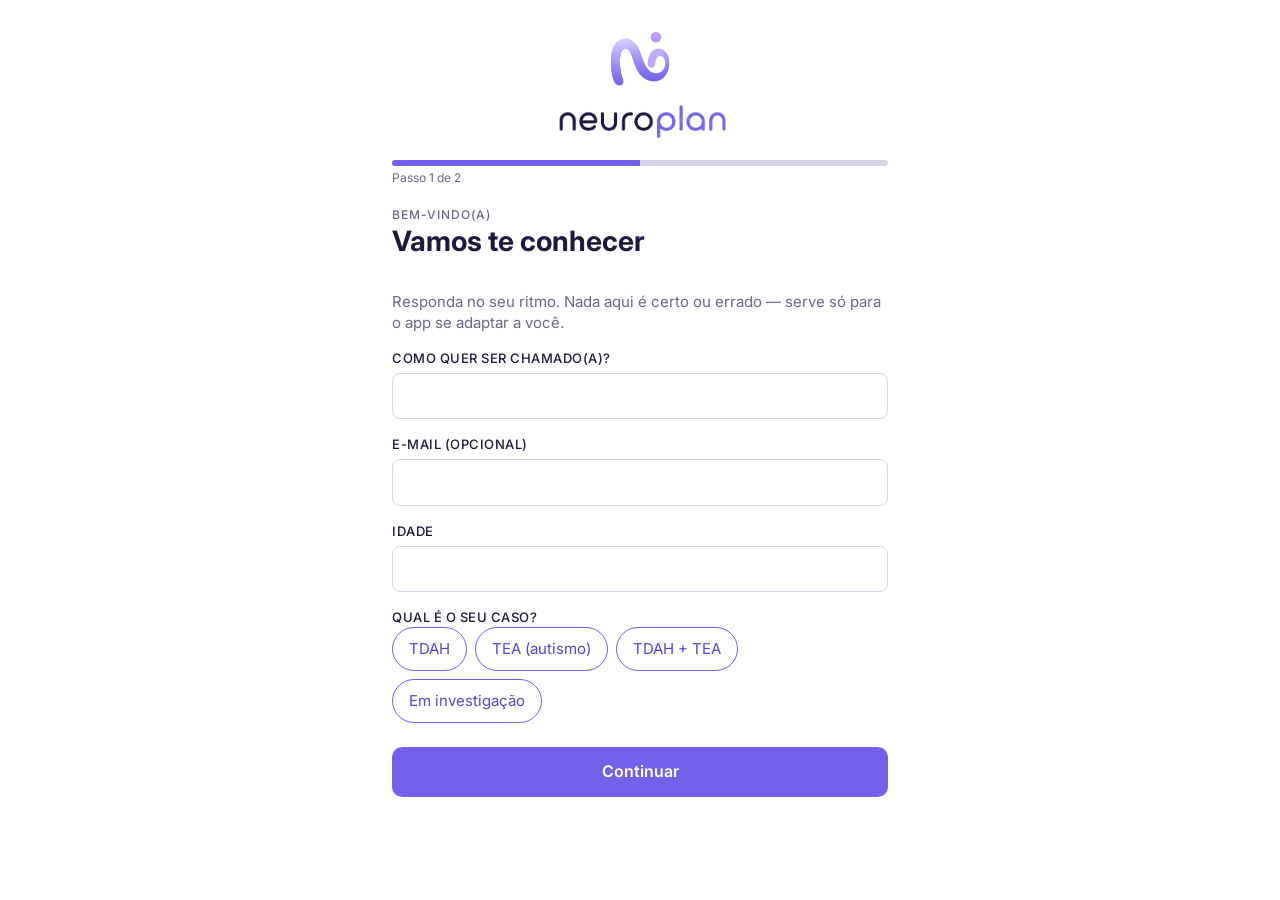
<file: index.html>
<!DOCTYPE html>
<html lang="pt-BR">
<head>
  <meta charset="UTF-8">
  <meta name="viewport" content="width=device-width, initial-scale=1, viewport-fit=cover">
  <meta name="theme-color" content="#7B68EE">
  <meta name="description" content="NeuroPlan: planejador de rotina pensado para neurodivergentes.">
  <title>Hoje · NeuroPlan</title>
  <link rel="icon" type="image/png" href="img/icone-app.png">
  <link rel="apple-touch-icon" href="img/icone-app.png">
  <script>try{var c=JSON.parse(localStorage.getItem("neuroplan:config")||"{}"),k=JSON.parse(localStorage.getItem("neuroplan:cuidados")||"{}"),t=c.tema||"claro",r=document.documentElement;if(t==="auto")t=matchMedia("(prefers-color-scheme: dark)").matches?"escuro":"claro";r.dataset.tema=t;if(k["modo-calmo"])r.classList.add("modo-calmo")}catch(e){}</script>
  <link rel="stylesheet" href="style.css">
  <script src="script.js" defer></script>
</head>
<body class="pagina-hoje">

  <svg xmlns="http://www.w3.org/2000/svg" hidden>
    <symbol id="i-home" viewBox="0 0 24 24" fill="none" stroke="currentColor" stroke-width="1.8" stroke-linecap="round" stroke-linejoin="round"><path d="M3 10.5 12 3l9 7.5V20a1 1 0 0 1-1 1h-5v-6H9v6H4a1 1 0 0 1-1-1z"/></symbol>
    <symbol id="i-calendar" viewBox="0 0 24 24" fill="none" stroke="currentColor" stroke-width="1.8" stroke-linecap="round" stroke-linejoin="round"><rect x="3" y="4" width="18" height="18" rx="2"/><path d="M16 2v4M8 2v4M3 10h18"/></symbol>
    <symbol id="i-plus" viewBox="0 0 24 24" fill="none" stroke="currentColor" stroke-width="2" stroke-linecap="round" stroke-linejoin="round"><path d="M12 5v14M5 12h14"/></symbol>
    <symbol id="i-heart" viewBox="0 0 24 24" fill="none" stroke="currentColor" stroke-width="1.8" stroke-linecap="round" stroke-linejoin="round"><path d="M19 14c1.5-1.5 3-3.2 3-5.5A5.5 5.5 0 0 0 16.5 3c-1.7 0-3 .8-4.5 2.5C10.5 3.8 9.2 3 7.5 3A5.5 5.5 0 0 0 2 8.5c0 2.3 1.5 4 3 5.5l7 7z"/></symbol>
    <symbol id="i-user" viewBox="0 0 24 24" fill="none" stroke="currentColor" stroke-width="1.8" stroke-linecap="round" stroke-linejoin="round"><circle cx="12" cy="8" r="4"/><path d="M4 21a8 8 0 0 1 16 0"/></symbol>
    <symbol id="i-pencil" viewBox="0 0 24 24" fill="none" stroke="currentColor" stroke-width="1.8" stroke-linecap="round" stroke-linejoin="round"><path d="M17 3a2.8 2.8 0 0 1 4 4L7.5 20.5 2 22l1.5-5.5z"/></symbol>
    <symbol id="i-clock" viewBox="0 0 24 24" fill="none" stroke="currentColor" stroke-width="1.8" stroke-linecap="round" stroke-linejoin="round"><circle cx="12" cy="12" r="9"/><path d="M12 7v5l3 2"/></symbol>
    <symbol id="i-bell" viewBox="0 0 24 24" fill="none" stroke="currentColor" stroke-width="1.8" stroke-linecap="round" stroke-linejoin="round"><path d="M6 8a6 6 0 0 1 12 0c0 7 3 9 3 9H3s3-2 3-9M10.3 21a1.9 1.9 0 0 0 3.4 0"/></symbol>
    <symbol id="i-chevron-left" viewBox="0 0 24 24" fill="none" stroke="currentColor" stroke-width="2" stroke-linecap="round" stroke-linejoin="round"><path d="m15 18-6-6 6-6"/></symbol>
    <symbol id="i-chevron-right" viewBox="0 0 24 24" fill="none" stroke="currentColor" stroke-width="2" stroke-linecap="round" stroke-linejoin="round"><path d="m9 18 6-6-6-6"/></symbol>
    <symbol id="i-gear" viewBox="0 0 24 24" fill="none" stroke="currentColor" stroke-width="1.8" stroke-linecap="round" stroke-linejoin="round"><circle cx="12" cy="12" r="3"/><path d="M19.4 15a1.7 1.7 0 0 0 .3 1.8l.1.1a2 2 0 1 1-2.8 2.8l-.1-.1a1.7 1.7 0 0 0-1.8-.3 1.7 1.7 0 0 0-1 1.5V21a2 2 0 1 1-4 0v-.1a1.7 1.7 0 0 0-1.1-1.5 1.7 1.7 0 0 0-1.8.3l-.1.1a2 2 0 1 1-2.8-2.8l.1-.1a1.7 1.7 0 0 0 .3-1.8 1.7 1.7 0 0 0-1.5-1H3a2 2 0 1 1 0-4h.1a1.7 1.7 0 0 0 1.5-1.1 1.7 1.7 0 0 0-.3-1.8l-.1-.1a2 2 0 1 1 2.8-2.8l.1.1a1.7 1.7 0 0 0 1.8.3H9a1.7 1.7 0 0 0 1-1.5V3a2 2 0 1 1 4 0v.1a1.7 1.7 0 0 0 1 1.5 1.7 1.7 0 0 0 1.8-.3l.1-.1a2 2 0 1 1 2.8 2.8l-.1.1a1.7 1.7 0 0 0-.3 1.8V9a1.7 1.7 0 0 0 1.5 1H21a2 2 0 1 1 0 4h-.1a1.7 1.7 0 0 0-1.5 1z"/></symbol>
  </svg>

  <div class="app">

    <header class="topo">
      <a href="index.html" class="topo__logo" aria-label="NeuroPlan - ir para Hoje">
        <img class="logo logo--claro" src="img/logo-horizontal.png" width="930" height="201" alt="NeuroPlan"><img class="logo logo--escuro" src="img/logo-horizontal-escuro.png" width="930" height="199" alt="">
      </a>
      <div class="topo__acoes">
        <a href="configuracoes.html" class="topo__config" aria-label="Configurações"><svg class="icone" aria-hidden="true"><use href="#i-gear"/></svg></a>
        <a href="usuario.html" class="avatar avatar--pequeno" aria-label="Meu perfil">V</a>
      </div>
    </header>

    <main class="conteudo">
      <section class="tela" id="tela-hoje" aria-labelledby="hoje-titulo">
        <div class="titulo-tela">
          <p class="titulo-tela__rotulo">Hoje</p>
          <h1 class="titulo-tela__titulo titulo-tela__titulo--esquerda" id="hoje-titulo">Segunda-feira, 1 de Janeiro</h1>
          <p class="titulo-tela__apoio">Você tem 4 tarefas planejadas. Comece pela mais leve.</p>
        </div>

        <p class="proxima" id="dica-periodo" hidden></p>

        <p class="proxima" id="proxima" hidden></p>

        <div class="bloco">
          <div class="bloco__cabecalho">
            <h2 class="bloco__titulo">Tarefas do dia</h2>
            <a href="rotina.html" class="link-pequeno">ver todas</a>
          </div>
          <ul class="lista-tarefas" id="lista-hoje"></ul>
          <p class="vazio" id="vazio-hoje" hidden>Nenhuma tarefa para hoje. Toque no + para planejar o dia.</p>
        </div>

        <div class="bloco" id="bloco-recuperacao" hidden>
          <div class="bloco__cabecalho"><h2 class="bloco__titulo">Para recuperar</h2></div>
          <ul class="lista-tarefas" id="lista-recuperacao"></ul>
        </div>

        <div class="bloco">
          <div class="bloco__cabecalho">
            <h2 class="bloco__titulo">Semana</h2>
            <a href="rotina.html" class="link-pequeno">ver tudo</a>
          </div>
          <ul class="semana" id="semana" aria-label="Próximos 7 dias"></ul>
        </div>
      </section>
    </main>

    <nav class="menu" aria-label="Navegação principal">
      <a href="index.html" class="menu__item is-ativo" aria-current="page">
        <svg class="icone" aria-hidden="true"><use href="#i-home"/></svg>
        <span>Hoje</span>
      </a>
      <a href="rotina.html" class="menu__item">
        <svg class="icone" aria-hidden="true"><use href="#i-calendar"/></svg>
        <span>Rotina</span>
      </a>
      <a href="nova-tarefa.html" class="menu__adicionar" aria-label="Adicionar nova tarefa">
        <svg class="icone" aria-hidden="true"><use href="#i-plus"/></svg>
      </a>
      <a href="cuidados.html" class="menu__item">
        <svg class="icone" aria-hidden="true"><use href="#i-heart"/></svg>
        <span>Cuidados</span>
      </a>
      <a href="usuario.html" class="menu__item">
        <svg class="icone" aria-hidden="true"><use href="#i-user"/></svg>
        <span>Usuário</span>
      </a>
    </nav>

  </div>
</body>
</html>
</file>
<file: style.css>
@import url("https://fonts.googleapis.com/css2?family=Inter:wght@300;400;500;600;700&display=swap");

:root {
  --roxo: #7360e8;
  --roxo-escuro: #5844c9;
  --roxo-claro: #d6ccfa;
  --lilas: #eae2f8;
  --lilas-medio: #c4b8f6;
  --laranja: #fae5d6;
  --azul: #d3e8f7;
  --verde: #ddf2e8;
  --rosa: #fbe0ea;
  --verde-forte: #3fa777;
  --tinta: #1e1b3a;
  --tinta-suave: #6b6785;
  --linha: #d9d5e8;
  --branco: #ffffff;
  --fundo-pagina: #ece9f7;
  --superficie: #ffffff;
  --campo-hora: #e7e5ee;
  --marcado: #efedf5;
  --fora: #b3afc4;
  --placeholder: #9a96ae;
  --borda-check: #4a4666;
  --menu-lateral: 240px;
  --altura-menu: 68px;
  --raio-g: 16px;
  --raio-m: 12px;
  --raio-p: 8px;
  --margem: 20px;
  --fonte: "Inter", system-ui, -apple-system, "Segoe UI", Roboto, "Helvetica Neue", Arial, sans-serif;
}
.modo-calmo *,
.modo-calmo *::before,
.modo-calmo *::after {
  animation: none !important;
  transition: none !important;
  scroll-behavior: auto !important;
}

*,
*::before,
*::after {
  box-sizing: border-box;
}
html {
  -webkit-text-size-adjust: 100%;
  text-size-adjust: 100%;
  overflow-x: hidden;
}
body {
  margin: 0;
  min-height: 100dvh;
  background: var(--fundo-pagina);
  color: var(--tinta);
  font-family: var(--fonte);
  font-size: 1rem;
  line-height: 1.4;
  -webkit-tap-highlight-color: transparent;
}
h1,
h2,
h3,
p,
ul,
fieldset {
  margin: 0;
  padding: 0;
}
ul {
  list-style: none;
}
a {
  color: inherit;
  text-decoration: none;
}
button,
input,
select,
textarea {
  font: inherit;
  color: inherit;
}
button {
  cursor: pointer;
}
img {
  display: block;
  max-width: 100%;
  height: auto;
}
[hidden] {
  display: none !important;
}
:focus-visible {
  outline: 3px solid var(--roxo-escuro);
  outline-offset: 2px;
}
.visualmente-oculto {
  position: absolute;
  width: 1px;
  height: 1px;
  margin: -1px;
  padding: 0;
  overflow: hidden;
  clip: rect(0 0 0 0);
  white-space: nowrap;
  border: 0;
}
.icone {
  width: 22px;
  height: 22px;
  flex: none;
}
.icone--mini {
  width: 14px;
  height: 14px;
}
.icone--roxo {
  color: var(--roxo-escuro);
}

.app {
  position: relative;
  width: 100%;
  min-height: 100dvh;
  background: var(--superficie);
}
.conteudo {
  padding: 4px var(--margem) calc(var(--altura-menu) + 32px + env(safe-area-inset-bottom, 0px));
}
.topo {
  display: flex;
  align-items: center;
  justify-content: space-between;
  padding: calc(14px + env(safe-area-inset-top, 0px)) var(--margem) 10px;
}
.topo__logo img {
  height: 30px;
  width: auto;
}
.logo--escuro {
  display: none;
}
.avatar {
  display: grid;
  place-items: center;
  background: var(--lilas);
  color: var(--roxo-escuro);
  font-weight: 600;
}
.avatar--pequeno {
  width: 34px;
  height: 34px;
  border-radius: 50%;
  font-size: 0.875rem;
}
.avatar--grande {
  width: 72px;
  height: 72px;
  border-radius: var(--raio-g);
  font-size: 2rem;
}

.menu {
  position: fixed;
  bottom: 0;
  left: 0;
  right: 0;
  z-index: 10;
  display: grid;
  grid-template-columns: 1fr 1fr 72px 1fr 1fr;
  align-items: center;
  height: calc(var(--altura-menu) + env(safe-area-inset-bottom, 0px));
  padding: 0 6px env(safe-area-inset-bottom, 0px);
  background: var(--superficie);
  border-top: 1px solid var(--linha);
}
.menu__item {
  display: flex;
  flex-direction: column;
  align-items: center;
  justify-content: center;
  gap: 2px;
  min-height: 48px;
  font-size: 0.6875rem;
  color: var(--tinta);
}
.menu__item.is-ativo {
  color: var(--roxo-escuro);
  font-weight: 600;
}
.menu__adicionar {
  display: grid;
  place-items: center;
  justify-self: center;
  align-self: start;
  width: 52px;
  height: 52px;
  margin-top: -22px;
  border-radius: 16px;
  background: var(--roxo);
  color: var(--branco);
  box-shadow: 0 6px 14px rgba(115, 96, 232, 0.35);
}
.menu__adicionar .icone {
  width: 26px;
  height: 26px;
}
.menu__adicionar.is-ativo {
  background: var(--roxo-escuro);
}

.titulo-tela {
  margin: 8px 0 16px;
}
.titulo-tela--centro {
  text-align: center;
}
.titulo-tela__rotulo {
  font-size: 0.625rem;
  font-weight: 500;
  letter-spacing: 0.08em;
  text-transform: uppercase;
  color: var(--tinta-suave);
}
.titulo-tela__titulo {
  font-size: 1.25rem;
  font-weight: 700;
  line-height: 1.25;
}
.titulo-tela__apoio {
  margin-top: 2px;
  font-size: 0.75rem;
  color: var(--tinta-suave);
}
.bloco {
  margin-top: 20px;
}
.bloco__cabecalho {
  display: flex;
  align-items: baseline;
  justify-content: space-between;
  margin-bottom: 10px;
}
.bloco__titulo {
  font-size: 0.8125rem;
  font-weight: 500;
}
.link-pequeno {
  display: inline-flex;
  align-items: center;
  min-height: 32px;
  font-size: 0.6875rem;
  color: var(--roxo-escuro);
  text-decoration: underline;
}

.lista-tarefas {
  display: flex;
  flex-direction: column;
  gap: 10px;
}
.tarefa {
  display: flex;
  align-items: center;
  gap: 8px;
  padding: 4px 6px 4px 12px;
  border-radius: var(--raio-m);
  background: var(--lilas);
}
.tarefa--aula {
  background: var(--laranja);
}
.tarefa--afazeres {
  background: var(--lilas);
}
.tarefa--saude {
  background: var(--azul);
}
.tarefa--lazer {
  background: var(--rosa);
}
.tarefa--importante {
  box-shadow: inset 0 0 0 2px var(--roxo-escuro);
}
.tarefa__principal {
  flex: 1;
  display: flex;
  align-items: center;
  gap: 10px;
  min-height: 48px;
  cursor: pointer;
}
.tarefa__texto {
  display: flex;
  flex-direction: column;
  gap: 1px;
}
.tarefa__titulo {
  font-size: 1rem;
  font-weight: 500;
  line-height: 1.2;
}
.tarefa__meta {
  display: flex;
  flex-wrap: wrap;
  align-items: center;
  gap: 2px 4px;
  font-size: 0.6875rem;
  color: var(--tinta-suave);
}
.tarefa__check {
  appearance: none;
  -webkit-appearance: none;
  flex: none;
  width: 20px;
  height: 20px;
  margin: 0;
  border: 1.5px solid var(--borda-check);
  border-radius: 5px;
  background: transparent center/14px no-repeat;
  cursor: pointer;
}
.tarefa__check:checked {
  border-color: var(--tinta);
  background-image: url("data:image/svg+xml,%3Csvg xmlns='http://www.w3.org/2000/svg' viewBox='0 0 24 24' fill='none' stroke='%231E1B3A' stroke-width='3.2' stroke-linecap='round' stroke-linejoin='round'%3E%3Cpath d='m5 12.5 4.5 4.5L19 7'/%3E%3C/svg%3E");
}
.tarefa__editar {
  display: grid;
  place-items: center;
  flex: none;
  width: 44px;
  height: 44px;
  border: 0;
  border-radius: 50%;
  background: transparent;
  color: var(--tinta-suave);
}
.tarefa__editar .icone {
  width: 16px;
  height: 16px;
}
.semana {
  display: flex;
  gap: 12px;
  margin: 0 calc(var(--margem) * -1);
  padding: 0 var(--margem) 4px;
  overflow-x: auto;
  scroll-snap-type: x mandatory;
  scroll-padding-inline: var(--margem);
  scrollbar-width: none;
}
.semana::-webkit-scrollbar {
  display: none;
}
.semana__item {
  flex: 0 0 calc(50% - 6px);
  scroll-snap-align: start;
}
.semana__dia {
  display: block;
  height: 100%;
  min-height: 92px;
  padding: 12px 14px;
  border-radius: var(--raio-m);
  background: var(--roxo-claro);
}
.semana__dia.is-hoje {
  box-shadow: inset 0 0 0 2px var(--roxo-escuro);
}
.semana__nome {
  font-size: 0.9375rem;
  font-weight: 700;
}
.semana__qtd {
  font-size: 0.625rem;
  color: var(--tinta-suave);
}
.semana__bolinhas {
  display: flex;
  flex-wrap: wrap;
  gap: 6px;
  margin-top: 10px;
}
.bolinha {
  width: 12px;
  height: 12px;
  border: 1.5px solid var(--verde-forte);
  border-radius: 50%;
}
.bolinha.is-feita {
  background: var(--verde-forte);
}
.proxima {
  margin-bottom: 4px;
  padding: 10px 12px;
  border-left: 3px solid var(--roxo);
  border-radius: 0 var(--raio-p) var(--raio-p) 0;
  background: var(--lilas);
  font-size: 0.8125rem;
}
.vazio {
  padding: 18px 14px;
  border: 1px dashed var(--linha);
  border-radius: var(--raio-m);
  text-align: center;
  font-size: 0.875rem;
  color: var(--tinta-suave);
}

.formulario {
  display: flex;
  flex-direction: column;
  gap: 16px;
}
.campo {
  display: flex;
  flex-direction: column;
  gap: 6px;
  min-width: 0;
  border: 0;
}
.campo__rotulo {
  padding: 0;
  font-size: 0.6875rem;
  font-weight: 500;
  letter-spacing: 0.04em;
  text-transform: uppercase;
  color: var(--tinta);
}
.campo__input {
  width: 100%;
  padding: 11px 12px;
  border: 1px solid var(--linha);
  border-radius: var(--raio-p);
  background: var(--superficie);
  font-size: 1rem;
}
.campo__input::placeholder {
  color: var(--placeholder);
}
.campo__input--area {
  min-height: 140px;
  resize: vertical;
}
.campo__input[aria-invalid="true"] {
  border-color: #c0392b;
}
.campo__erro {
  font-size: 0.75rem;
  color: #b3261e;
}
.chips {
  display: flex;
  flex-wrap: wrap;
  gap: 8px;
}
.chip {
  position: relative;
}
.chip input {
  position: absolute;
  inset: 0;
  opacity: 0;
  margin: 0;
  cursor: pointer;
}
.chip span {
  display: inline-flex;
  align-items: center;
  min-height: 38px;
  padding: 0 16px;
  border: 1px solid var(--roxo);
  border-radius: 999px;
  font-size: 0.8125rem;
  color: var(--roxo-escuro);
}
.chip input:checked + span {
  background: var(--roxo);
  color: var(--branco);
  font-weight: 500;
}
.chip input:focus-visible + span {
  outline: 3px solid var(--roxo-escuro);
  outline-offset: 2px;
}
.horario {
  min-width: 0;
  padding: 12px;
  border: 1px solid var(--linha);
  border-radius: var(--raio-m);
}
.horario__cabecalho {
  display: flex;
  align-items: center;
  justify-content: space-between;
}
.horario__titulo {
  display: flex;
  align-items: center;
  gap: 6px;
  padding: 0;
  font-size: 0.75rem;
  font-weight: 500;
  letter-spacing: 0.04em;
  text-transform: uppercase;
}
.horario__data {
  position: relative;
  display: flex;
  align-items: center;
  gap: 6px;
  min-height: 40px;
  margin: -8px -4px -8px 0;
  padding: 0 4px 0 8px;
  border-radius: var(--raio-p);
  font-size: 0.8125rem;
  font-weight: 500;
  color: var(--roxo-escuro);
  cursor: pointer;
}
.horario__data-input {
  position: absolute;
  inset: 0;
  width: 100%;
  height: 100%;
  opacity: 0;
  cursor: pointer;
}
.horario__data:has(input:focus-visible) {
  outline: 3px solid var(--roxo-escuro);
  outline-offset: 2px;
}
.horario__linha {
  display: flex;
  align-items: center;
  gap: 10px;
  margin-top: 8px;
}
.horario__hora {
  flex: 1;
  min-width: 0;
  padding: 9px 10px;
  border: 0;
  border-radius: var(--raio-p);
  background: var(--campo-hora);
  font-size: 1rem;
}
.horario__as {
  font-size: 0.875rem;
  color: var(--tinta-suave);
}
.horario__aviso {
  display: flex;
  align-items: center;
  gap: 6px;
  min-height: 40px;
  margin-top: 6px;
  font-size: 0.75rem;
  font-weight: 600;
  cursor: pointer;
}
.horario__aviso:has(input:not(:checked)) {
  opacity: 0.55;
  text-decoration: line-through;
}
.horario__aviso:has(input:focus-visible) {
  outline: 3px solid var(--roxo-escuro);
  outline-offset: 2px;
  border-radius: var(--raio-p);
}
.opcoes {
  display: flex;
  flex-direction: column;
  gap: 2px;
  min-width: 0;
  border: 0;
}
.opcao {
  display: flex;
  align-items: center;
  gap: 10px;
  min-height: 42px;
  font-size: 0.875rem;
  cursor: pointer;
}
.opcao input {
  appearance: none;
  -webkit-appearance: none;
  flex: none;
  width: 22px;
  height: 22px;
  margin: 0;
  border: 1.5px solid var(--roxo);
  border-radius: 6px;
  background: transparent center/15px no-repeat;
  cursor: pointer;
}
.opcao input:checked {
  background-color: var(--roxo);
  background-image: url("data:image/svg+xml,%3Csvg xmlns='http://www.w3.org/2000/svg' viewBox='0 0 24 24' fill='none' stroke='%23FFFFFF' stroke-width='3.2' stroke-linecap='round' stroke-linejoin='round'%3E%3Cpath d='m5 12.5 4.5 4.5L19 7'/%3E%3C/svg%3E");
}
.botao {
  display: flex;
  align-items: center;
  justify-content: center;
  width: 100%;
  min-height: 50px;
  border: 0;
  border-radius: 10px;
  font-size: 1rem;
  font-weight: 600;
}
.botao--principal {
  background: var(--roxo);
  color: var(--branco);
}
.botao--principal:hover {
  background: var(--roxo-escuro);
}
.botao--principal:active {
  transform: scale(0.99);
}
.botao--perigo {
  margin-top: -4px;
  border: 1px solid #b3261e;
  background: transparent;
  color: #b3261e;
}

.resumo-semana {
  display: grid;
  grid-template-columns: 1fr 1fr;
  gap: 10px;
}
.resumo-semana__dia {
  display: block;
  width: 100%;
  height: 100%;
  padding: 10px 12px;
  border: 1px solid var(--linha);
  border-radius: var(--raio-m);
  background: var(--superficie);
  text-align: left;
}
.resumo-semana__dia.is-selecionado {
  border-color: var(--roxo);
  box-shadow: inset 0 0 0 1px var(--roxo);
}
.resumo-semana__nome {
  display: block;
  margin-bottom: 4px;
  font-size: 0.875rem;
  font-weight: 700;
}
.resumo-semana__item {
  display: block;
  font-size: 0.75rem;
}
.resumo-semana__item::before {
  content: "•";
  margin-right: 3px;
  color: var(--roxo);
  font-weight: 700;
}
.resumo-semana__vazio {
  grid-column: 1/-1;
  padding: 12px;
  border: 1px dashed var(--linha);
  border-radius: var(--raio-m);
  text-align: center;
  font-size: 0.75rem;
  color: var(--tinta-suave);
}
.calendario {
  margin-top: 16px;
  padding: 12px;
  border: 1px solid var(--linha);
  border-radius: var(--raio-g);
}
.calendario__controles {
  display: flex;
  align-items: center;
  justify-content: space-between;
  gap: 8px;
  margin-bottom: 10px;
}
.calendario__seta {
  display: grid;
  place-items: center;
  width: 40px;
  height: 40px;
  border: 0;
  background: transparent;
}
.calendario__seta .icone {
  width: 18px;
  height: 18px;
}
.calendario__select {
  min-height: 38px;
  padding: 0 10px;
  border: 1px solid var(--linha);
  border-radius: 6px;
  background: var(--superficie);
  font-size: 0.8125rem;
}
.calendario__grade {
  display: grid;
  grid-template-columns: repeat(7, 1fr);
  gap: 4px;
}
.calendario__semana {
  padding: 4px 0;
  text-align: center;
  font-size: 0.6875rem;
  color: var(--tinta-suave);
}
.calendario__dia {
  display: grid;
  place-items: center;
  width: 100%;
  min-height: 38px;
  padding: 0;
  border: 0;
  border-radius: var(--raio-p);
  background: transparent;
  font-size: 0.8125rem;
}
.calendario__dia.is-marcado {
  background: var(--marcado);
}
.calendario__dia.is-hoje {
  box-shadow: inset 0 0 0 1.5px var(--roxo);
}
.calendario__dia.is-selecionado {
  background: var(--roxo);
  color: var(--branco);
  font-weight: 600;
}
.calendario__dia.is-fora {
  color: var(--fora);
}
.dia-detalhe {
  margin-top: 18px;
}
.dia-detalhe__titulo {
  margin-bottom: 8px;
  font-size: 0.8125rem;
  font-weight: 500;
}
.dia-detalhe__cartao {
  padding: 14px;
  border-radius: var(--raio-m);
  background: var(--verde);
}
.dia-detalhe__qtd {
  font-size: 1.125rem;
  font-weight: 500;
}
.dia-detalhe__lista {
  font-size: 0.6875rem;
  color: var(--tinta-suave);
}
.dia-detalhe .lista-tarefas {
  margin-top: 12px;
}

.cuidados {
  display: flex;
  flex-direction: column;
  gap: 10px;
}
.cuidado {
  display: flex;
  align-items: center;
  justify-content: space-between;
  gap: 14px;
  min-height: 64px;
  padding: 10px 14px;
  border-radius: 14px;
  background: var(--lilas-medio);
  cursor: pointer;
}
.cuidado__texto {
  display: flex;
  flex-direction: column;
  gap: 1px;
}
.cuidado__titulo {
  font-size: 0.9375rem;
  font-weight: 700;
}
.cuidado__descricao {
  font-size: 0.75rem;
  line-height: 1.3;
}
.interruptor {
  appearance: none;
  -webkit-appearance: none;
  position: relative;
  flex: none;
  width: 44px;
  height: 24px;
  margin: 0;
  border-radius: 999px;
  background: #2e2a4f;
  cursor: pointer;
  transition: background 0.15s;
}
.interruptor::before {
  content: "";
  position: absolute;
  top: 4px;
  left: 4px;
  width: 16px;
  height: 16px;
  border-radius: 50%;
  background: #8b86b0;
  transition:
    transform 0.15s,
    background 0.15s;
}
.interruptor:checked {
  background: var(--roxo);
}
.interruptor:checked::before {
  transform: translateX(20px);
  background: #2e2a4f;
}
.cuidados__aviso {
  margin-top: 22px;
  text-align: center;
  font-size: 0.6875rem;
  color: var(--tinta-suave);
}

.perfil {
  display: flex;
  flex-direction: column;
  align-items: center;
  margin-top: 8px;
}
.perfil__nome {
  margin-top: 6px;
  font-size: 1.5rem;
  font-weight: 700;
}
.perfil__editar {
  display: inline-flex;
  align-items: center;
  gap: 4px;
  min-height: 40px;
  padding: 0 8px;
  border: 0;
  background: transparent;
  font-size: 0.75rem;
  color: var(--tinta-suave);
  text-decoration: underline;
}
.perfil__form {
  display: flex;
  flex-direction: column;
  gap: 10px;
  margin-top: 8px;
}
.campo-perfil {
  padding: 8px 12px 10px;
  border: 1px solid var(--linha);
  border-radius: var(--raio-m);
}
.campo-perfil:focus-within,
.perfil__form.is-editando .campo-perfil {
  border-color: var(--roxo);
}
.campo-perfil__rotulo {
  display: block;
  font-size: 0.6875rem;
  color: var(--tinta-suave);
}
.campo-perfil__input {
  display: block;
  width: 100%;
  padding: 0;
  border: 0;
  background: transparent;
  font-size: 1rem;
  font-weight: 500;
}
.campo-perfil__input:focus-visible {
  outline: none;
}
.campo-perfil__input--area {
  resize: none;
  min-height: 2.8em;
}
.estatisticas {
  display: grid;
  grid-template-columns: repeat(3, 1fr);
  gap: 10px;
  margin-top: 16px;
}
.estatistica {
  display: flex;
  flex-direction: column;
  align-items: center;
  justify-content: center;
  gap: 2px;
  min-height: 72px;
  padding: 8px 4px;
  border-radius: var(--raio-m);
  background: var(--verde);
  text-align: center;
}
.estatistica__numero {
  font-size: 1.375rem;
  font-weight: 500;
  line-height: 1;
}
.estatistica__rotulo {
  font-size: 0.625rem;
  color: var(--tinta-suave);
}

.aviso {
  position: fixed;
  left: 50%;
  bottom: calc(var(--altura-menu) + 26px + env(safe-area-inset-bottom, 0px));
  z-index: 20;
  max-width: calc(100% - 40px);
  padding: 12px 18px;
  border-radius: 999px;
  background: var(--tinta);
  color: var(--branco);
  font-size: 0.875rem;
  transform: translate(-50%, 12px);
  opacity: 0;
  transition:
    opacity 0.2s,
    transform 0.2s;
  pointer-events: none;
}
.aviso.is-visivel {
  opacity: 1;
  transform: translate(-50%, 0);
}

@media (prefers-reduced-motion: reduce) {
  *,
  *::before,
  *::after {
    animation: none !important;
    transition: none !important;
  }
}

.tarefa__titulo,
.resumo-semana__item,
.perfil__nome {
  overflow-wrap: anywhere;
}
.topo__acoes {
  display: flex;
  align-items: center;
  gap: 8px;
}
.topo__config {
  display: grid;
  place-items: center;
  width: 40px;
  height: 40px;
  border-radius: 50%;
  color: var(--tinta-suave);
}
.topo__config:hover {
  background: var(--lilas);
}
.topo__config .icone {
  width: 22px;
  height: 22px;
}

@media (max-width: 359px) {
  :root {
    --margem: 14px;
  }
  .menu {
    grid-template-columns: 1fr 1fr 64px 1fr 1fr;
    padding-inline: 2px;
  }
  .menu__item {
    font-size: 0.625rem;
  }
  .semana__item {
    flex-basis: 72%;
  }
  .resumo-semana {
    grid-template-columns: 1fr;
  }
  .estatistica__numero {
    font-size: 1.125rem;
  }
  .estatistica__rotulo {
    font-size: 0.5625rem;
  }
  .chip span {
    padding: 0 12px;
  }
}

@media (max-height: 480px) and (orientation: landscape) {
  :root {
    --altura-menu: 56px;
  }
  .menu__adicionar {
    margin-top: -14px;
  }
}

@media (min-width: 560px) {
  :root {
    --margem: 24px;
  }
  .lista-tarefas {
    display: grid;
    grid-template-columns: repeat(2, 1fr);
    gap: 12px;
  }
  .cuidados {
    display: grid;
    grid-template-columns: 1fr 1fr;
    gap: 12px;
  }
  .perfil__form {
    display: grid;
    grid-template-columns: 1fr 1fr;
  }
  .perfil__form .campo-perfil:last-child {
    grid-column: 1 / -1;
  }
  .semana__item {
    flex-basis: calc(33.333% - 8px);
  }
}

@media (min-width: 768px) {
  :root {
    --margem: 32px;
    --altura-menu: 74px;
  }
  body {
    font-size: 1.0625rem;
  }
  .topo__logo img {
    height: 36px;
  }
  .avatar--pequeno {
    width: 40px;
    height: 40px;
  }
  .titulo-tela__titulo {
    font-size: 1.75rem;
  }
  .titulo-tela__rotulo {
    font-size: 0.75rem;
  }
  .titulo-tela__apoio,
  .proxima {
    font-size: 0.9375rem;
  }
  .bloco__titulo {
    font-size: 1rem;
  }
  .link-pequeno {
    font-size: 0.875rem;
  }
  .menu__item {
    font-size: 0.8125rem;
  }
  .menu__adicionar {
    width: 60px;
    height: 60px;
  }

  .tarefa__meta {
    font-size: 0.8125rem;
  }
  .semana__item {
    flex-basis: calc(25% - 9px);
  }
  .semana__nome {
    font-size: 1.0625rem;
  }
  .semana__qtd {
    font-size: 0.75rem;
  }

  .resumo-semana {
    grid-template-columns: repeat(4, 1fr);
  }
  .resumo-semana__item {
    font-size: 0.8125rem;
  }
  .calendario {
    padding: 20px;
  }
  .calendario__dia {
    min-height: 48px;
    font-size: 1rem;
  }
  .calendario__select {
    font-size: 1rem;
  }
  .dia-detalhe__titulo {
    font-size: 1rem;
  }
  .dia-detalhe__qtd {
    font-size: 1.375rem;
  }
  .dia-detalhe__lista {
    font-size: 0.875rem;
  }

  .formulario,
  .perfil__form,
  .login__form {
    gap: 20px;
  }
  .campo__rotulo,
  .campo-perfil__rotulo {
    font-size: 0.8125rem;
  }
  .chip span {
    min-height: 44px;
    font-size: 0.9375rem;
  }
  .cuidado__titulo {
    font-size: 1.0625rem;
  }
  .cuidado__descricao {
    font-size: 0.875rem;
  }
  .estatistica {
    min-height: 96px;
  }
  .estatistica__numero {
    font-size: 1.75rem;
  }
  .estatistica__rotulo {
    font-size: 0.8125rem;
  }
}

html[data-tema="escuro"] {
  color-scheme: dark;
  --roxo: #7b68ee;
  --roxo-escuro: #b9acff;
  --roxo-claro: #3a3174;
  --lilas: #2e2a5a;
  --lilas-medio: #3b3377;
  --laranja: #4d3426;
  --azul: #1f3d57;
  --verde: #1d4034;
  --rosa: #4d2a3e;
  --verde-forte: #4ade9a;
  --tinta: #ece9ff;
  --tinta-suave: #b5b0d6;
  --linha: #3b3768;
  --fundo-pagina: #0d0b1e;
  --superficie: #15122b;
  --campo-hora: #2a2552;
  --marcado: #2a2552;
  --fora: #5e5a85;
  --placeholder: #8782ab;
  --borda-check: #b5b0d6;
}
html[data-tema="escuro"] .campo__input,
html[data-tema="escuro"] .calendario__select,
html[data-tema="escuro"] .resumo-semana__dia {
  background: #1c1838;
  color: var(--tinta);
}
html[data-tema="escuro"] .campo-perfil__input {
  background: transparent;
  color: var(--tinta);
}
html[data-tema="escuro"] .horario__hora {
  color: var(--tinta);
}
html[data-tema="escuro"] .menu__adicionar {
  box-shadow: 0 6px 14px rgba(0, 0, 0, 0.45);
}
html[data-tema="escuro"] .menu__adicionar.is-ativo {
  background: #6552d6;
}
html[data-tema="escuro"] .tarefa__check:checked {
  border-color: var(--verde-forte);
  background-image: url("data:image/svg+xml,%3Csvg xmlns='http://www.w3.org/2000/svg' viewBox='0 0 24 24' fill='none' stroke='%234ADE9A' stroke-width='3.2' stroke-linecap='round' stroke-linejoin='round'%3E%3Cpath d='m5 12.5 4.5 4.5L19 7'/%3E%3C/svg%3E");
}
html[data-tema="escuro"] .interruptor {
  background: #4a4585;
}
html[data-tema="escuro"] .interruptor::before {
  background: #b5b0d6;
}
html[data-tema="escuro"] .interruptor:checked {
  background: var(--roxo);
}
html[data-tema="escuro"] .interruptor:checked::before {
  background: #fff;
}
html[data-tema="escuro"] .aviso {
  background: #ece9ff;
  color: #15122b;
}
html[data-tema="escuro"] .campo__erro {
  color: #ff9c94;
}
html[data-tema="escuro"] .campo__input[aria-invalid="true"] {
  border-color: #ff9c94;
}
html[data-tema="escuro"] .botao--perigo,
html[data-tema="escuro"] .config-btn--perigo {
  border-color: #ff9c94;
  color: #ff9c94;
}
html[data-tema="escuro"] .logo--claro {
  display: none;
}
html[data-tema="escuro"] .logo--escuro {
  display: block;
}

html.modo-calmo {
  --roxo: #5f5e92;
  --roxo-escuro: #4a4a78;
  --roxo-claro: #e2e1ec;
  --lilas: #eeedf3;
  --lilas-medio: #e4e3ec;
  --laranja: #f1ece6;
  --azul: #e8edf1;
  --verde: #e8efea;
  --rosa: #f1e9ec;
  --verde-forte: #6e9a84;
  --tinta: #2b2a33;
  --tinta-suave: #5f5e6b;
  --linha: #dad9e0;
  --fundo-pagina: #f3f2f5;
  --marcado: #eeedf3;
  --campo-hora: #e9e8ee;
}
.modo-calmo .menu__adicionar,
.modo-calmo .aviso {
  box-shadow: none;
}
.modo-calmo .logo,
.modo-calmo .login__simbolo {
  filter: saturate(0.35) opacity(0.9);
}
.modo-calmo .tarefa--importante {
  box-shadow: inset 0 0 0 1.5px var(--roxo);
}
.modo-calmo .interruptor:checked::before {
  background: #fff;
}
.modo-calmo .semana__dia.is-hoje,
.modo-calmo .calendario__dia.is-hoje {
  box-shadow: inset 0 0 0 1px var(--roxo);
}
.modo-calmo .titulo-tela__rotulo {
  letter-spacing: 0.04em;
}

html[data-tema="escuro"].modo-calmo {
  --roxo: #8a87b8;
  --roxo-escuro: #bdbbdd;
  --roxo-claro: #2f2d47;
  --lilas: #26243a;
  --lilas-medio: #2f2d47;
  --laranja: #332e2b;
  --azul: #252e36;
  --verde: #243029;
  --rosa: #322a2f;
  --verde-forte: #7fb79a;
  --tinta: #e6e5ec;
  --tinta-suave: #a9a8b8;
  --linha: #34324a;
  --fundo-pagina: #121119;
  --superficie: #191824;
  --campo-hora: #242335;
  --marcado: #242335;
  --fora: #5c5b70;
  --placeholder: #8584a0;
  --borda-check: #a9a8b8;
}
html[data-tema="escuro"].modo-calmo .campo__input,
html[data-tema="escuro"].modo-calmo .calendario__select,
html[data-tema="escuro"].modo-calmo .resumo-semana__dia {
  background: #1f1e2d;
}
html[data-tema="escuro"].modo-calmo .menu__adicionar.is-ativo {
  background: #77749f;
}
html[data-tema="escuro"].modo-calmo .interruptor {
  background: #3e3c58;
}
html[data-tema="escuro"].modo-calmo .tarefa__check:checked {
  border-color: var(--verde-forte);
  background-image: url("data:image/svg+xml,%3Csvg xmlns='http://www.w3.org/2000/svg' viewBox='0 0 24 24' fill='none' stroke='%237FB79A' stroke-width='3.2' stroke-linecap='round' stroke-linejoin='round'%3E%3Cpath d='m5 12.5 4.5 4.5L19 7'/%3E%3C/svg%3E");
}

body.sem-animacao *,
body.sem-animacao *::before,
body.sem-animacao *::after {
  animation: none !important;
  transition: none !important;
  scroll-behavior: auto !important;
}

.pagina-login .conteudo {
  padding-bottom: calc(40px + env(safe-area-inset-bottom, 0px));
}
.login__marca {
  display: flex;
  flex-direction: column;
  align-items: center;
  gap: 10px;
  padding: calc(24px + env(safe-area-inset-top, 0px)) 0 8px;
}
.login__marca .logo {
  height: 38px;
  width: auto;
}
.login__marca .login__simbolo {
  height: 64px;
  width: auto;
}
.login__progresso {
  height: 6px;
  margin: 12px 0 4px;
  border-radius: 999px;
  background: var(--linha);
  overflow: hidden;
}
.login__barra {
  display: block;
  height: 100%;
  width: 25%;
  background: var(--roxo);
  transition: width 0.3s;
}
.login__passo-txt {
  font-size: 0.75rem;
  color: var(--tinta-suave);
}
.login__form {
  display: flex;
  flex-direction: column;
  gap: 16px;
  margin-top: 12px;
}
.login__passo {
  display: none;
  flex-direction: column;
  gap: 16px;
  border: 0;
  min-width: 0;
}
.login__passo.is-atual {
  display: flex;
}
.login__intro {
  font-size: 0.875rem;
  color: var(--tinta-suave);
}
.campo__ajuda {
  font-size: 0.75rem;
  color: var(--tinta-suave);
}
.login__acoes {
  display: flex;
  gap: 10px;
  margin-top: 8px;
}
.login__acoes .botao {
  flex: 1;
}
.botao--secundario {
  background: transparent;
  border: 1px solid var(--roxo);
  color: var(--roxo-escuro);
}
.login__aviso-legal {
  font-size: 0.75rem;
  color: var(--tinta-suave);
}
@media (min-width: 768px) {
  .pagina-login .conteudo {
    width: 100%;
    max-width: 560px;
    margin-inline: auto;
  }
  .login__intro,
  .login__aviso-legal,
  .campo__ajuda {
    font-size: 0.9375rem;
  }
}

.config-grupo {
  margin-top: 22px;
}
.config-grupo__titulo {
  margin-bottom: 10px;
  font-size: 0.8125rem;
  font-weight: 600;
  color: var(--tinta-suave);
  text-transform: uppercase;
  letter-spacing: 0.06em;
}
.config-lista {
  display: flex;
  flex-direction: column;
  gap: 10px;
}
.config-resumo {
  padding: 14px;
  border-radius: var(--raio-m);
  background: var(--lilas);
  font-size: 0.875rem;
}
.config-resumo strong {
  display: block;
  font-size: 1.0625rem;
}
.config-btn {
  display: flex;
  align-items: center;
  justify-content: space-between;
  width: 100%;
  min-height: 52px;
  padding: 0 14px;
  border: 1px solid var(--linha);
  border-radius: var(--raio-m);
  background: transparent;
  text-align: left;
  font-size: 0.9375rem;
  font-weight: 500;
}
.config-btn--perigo {
  border-color: #b3261e;
  color: #b3261e;
}
@media (min-width: 768px) {
  .config-lista {
    display: grid;
    grid-template-columns: 1fr 1fr;
  }
  .config-lista--cheia {
    grid-template-columns: 1fr;
  }
}

@media (min-width: 1024px) {
  :root {
    --margem: 40px;
  }
  body {
    font-size: 1.0625rem;
  }
  .app {
    display: grid;
    grid-template-columns: var(--menu-lateral) minmax(0, 1fr);
    grid-template-rows: auto 1fr;
  }
  .topo {
    grid-column: 1 / -1;
    padding: 18px var(--margem) 14px;
    border-bottom: 1px solid var(--linha);
  }
  .topo__logo img {
    height: 40px;
  }
  .conteudo {
    grid-column: 2;
    grid-row: 2;
    padding: 12px var(--margem) 56px;
  }
  .pagina-login .app {
    display: block;
  }
  .pagina-login .conteudo {
    padding: 4px 32px 40px;
  }
  .menu {
    position: static;
    grid-column: 1;
    grid-row: 2;
    display: flex;
    flex-direction: column;
    align-items: stretch;
    justify-content: flex-start;
    gap: 6px;
    height: auto;
    padding: 24px 16px;
    border-top: 0;
    border-right: 1px solid var(--linha);
  }
  .menu__item {
    flex-direction: row;
    justify-content: flex-start;
    gap: 12px;
    min-height: 48px;
    padding: 0 14px;
    border-radius: var(--raio-m);
    font-size: 0.9375rem;
  }
  .menu__item:hover,
  .menu__item.is-ativo {
    background: var(--lilas);
  }
  .menu__adicionar {
    order: -1;
    display: flex;
    align-items: center;
    justify-content: center;
    gap: 10px;
    width: 100%;
    height: 50px;
    margin: 0 0 14px;
    border-radius: var(--raio-m);
  }
  .menu__adicionar::after {
    content: "Nova tarefa";
    font-size: 0.9375rem;
    font-weight: 600;
  }
  .menu__adicionar .icone {
    width: 22px;
    height: 22px;
  }
  .aviso {
    bottom: 32px;
  }
  .semana__item {
    flex-basis: calc(100% / 6 - 10px);
  }
  .cuidados {
    grid-template-columns: repeat(3, 1fr);
  }
}

@media (min-width: 1200px) {
  .pagina-hoje .tela {
    display: grid;
    grid-template-columns: minmax(0, 1.5fr) minmax(0, 1fr);
    column-gap: 40px;
    align-items: start;
    grid-auto-flow: row dense;
  }
  .pagina-hoje .titulo-tela,
  .pagina-hoje .proxima {
    grid-column: 1 / -1;
  }
  .pagina-hoje .tela > .bloco {
    grid-column: 1;
  }
  .pagina-hoje .tela > .bloco:last-child {
    grid-column: 2;
  }
  .pagina-hoje .lista-tarefas {
    grid-template-columns: 1fr;
  }
  .pagina-hoje .semana {
    flex-direction: column;
    margin: 0;
    padding: 0;
    overflow: visible;
    scroll-snap-type: none;
  }
  .pagina-hoje .semana__item {
    flex: none;
  }
  .pagina-hoje .semana__dia {
    min-height: 0;
  }

  .pagina-rotina .tela {
    display: grid;
    grid-template-columns: minmax(0, 1.15fr) minmax(0, 1fr);
    column-gap: 40px;
    align-items: start;
  }
  .pagina-rotina .titulo-tela,
  .pagina-rotina .resumo-semana {
    grid-column: 1 / -1;
  }
  .pagina-rotina .calendario {
    grid-column: 1;
  }
  .pagina-rotina .dia-detalhe {
    grid-column: 2;
    margin-top: 16px;
  }
  .pagina-rotina .lista-tarefas {
    grid-template-columns: 1fr;
  }

  .pagina-nova-tarefa .formulario {
    display: grid;
    grid-template-columns: repeat(2, minmax(0, 1fr));
    gap: 24px 40px;
    align-items: start;
  }
  .pagina-nova-tarefa .formulario > div.campo:last-of-type {
    grid-column: 2;
    grid-row: 1 / span 4;
  }
  .pagina-nova-tarefa .campo__input--area {
    min-height: 320px;
  }
  .pagina-nova-tarefa .formulario .botao {
    grid-column: 1;
  }

  .pagina-configuracoes .tela {
    display: grid;
    grid-template-columns: repeat(2, minmax(0, 1fr));
    column-gap: 40px;
    align-items: start;
  }
  .pagina-configuracoes .titulo-tela {
    grid-column: 1 / -1;
  }

  .pagina-usuario .tela {
    display: grid;
    grid-template-columns: minmax(0, 1fr) minmax(0, 1.5fr);
    column-gap: 40px;
    align-items: start;
  }
  .pagina-usuario .perfil,
  .pagina-usuario .estatisticas,
  .pagina-usuario .config-lista {
    grid-column: 1;
  }
  .pagina-usuario .perfil__form {
    grid-column: 2;
    grid-row: 1 / span 3;
  }
}
</file>
